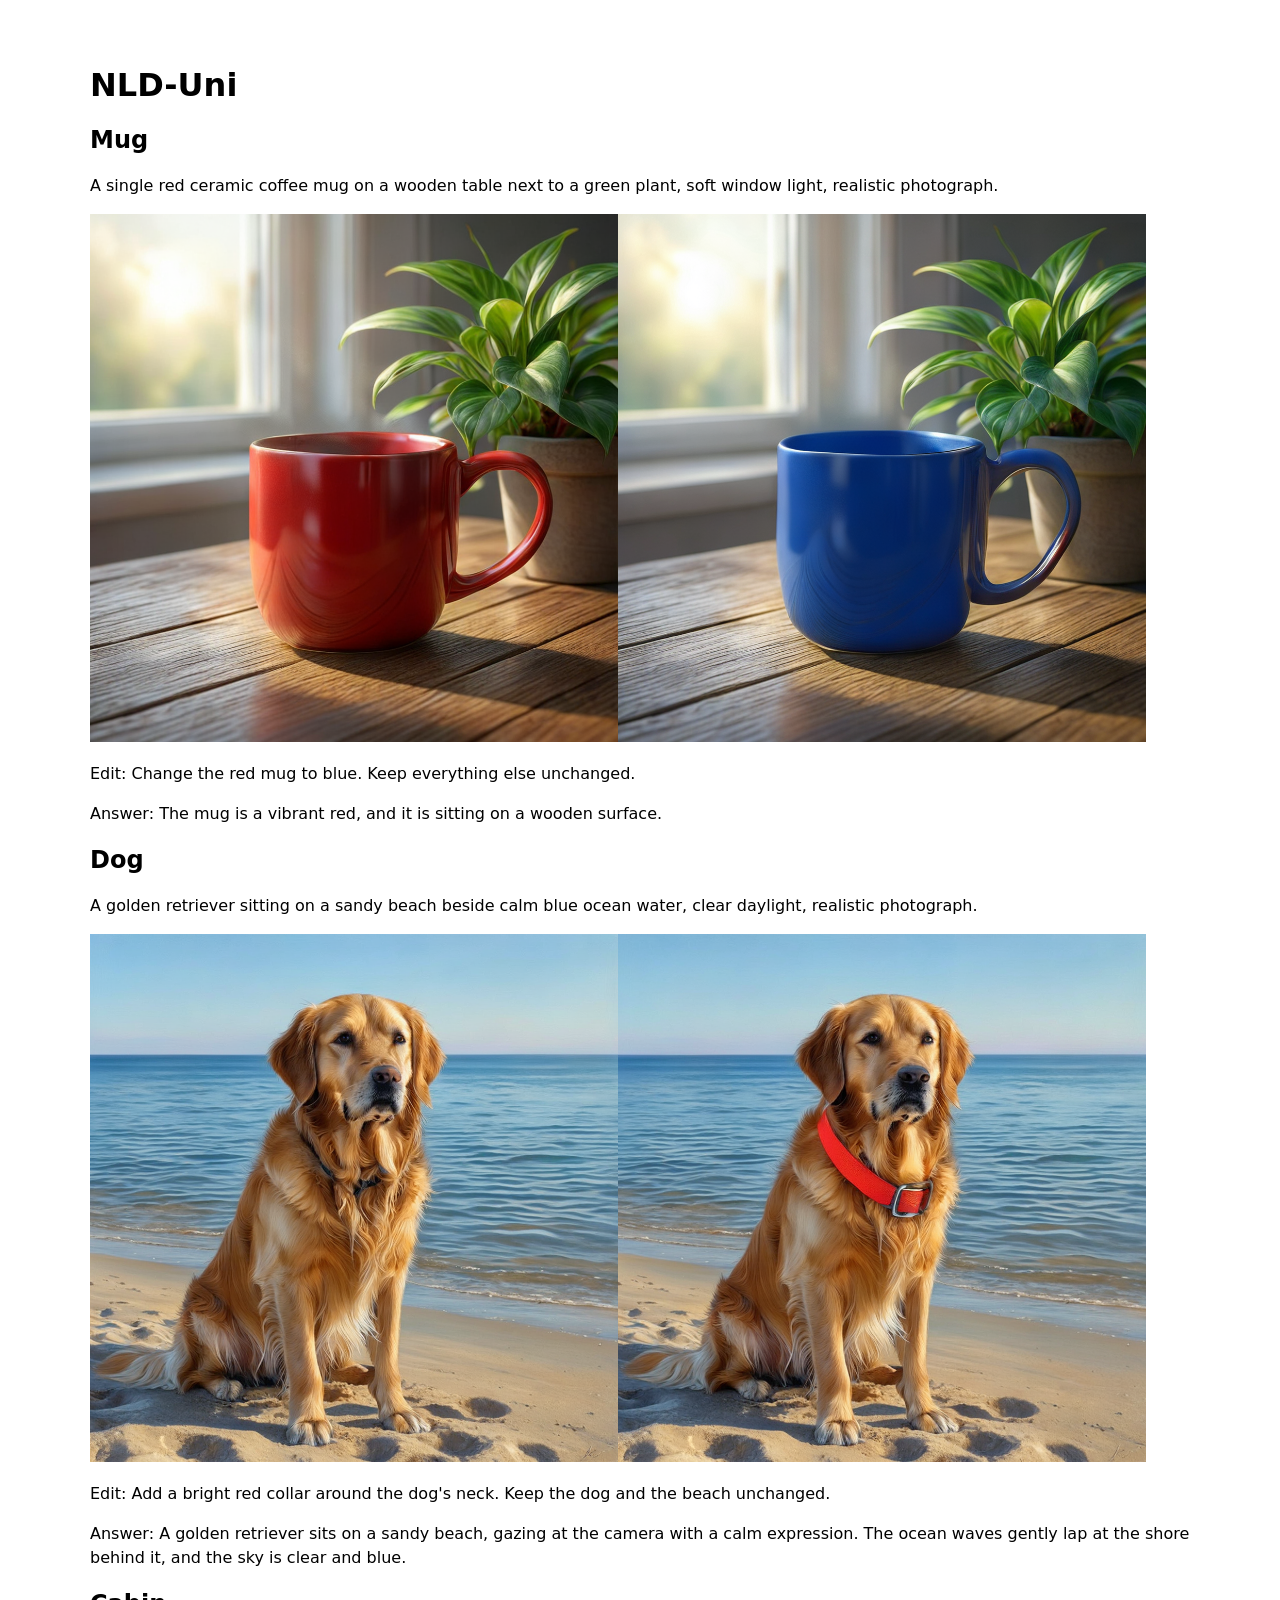
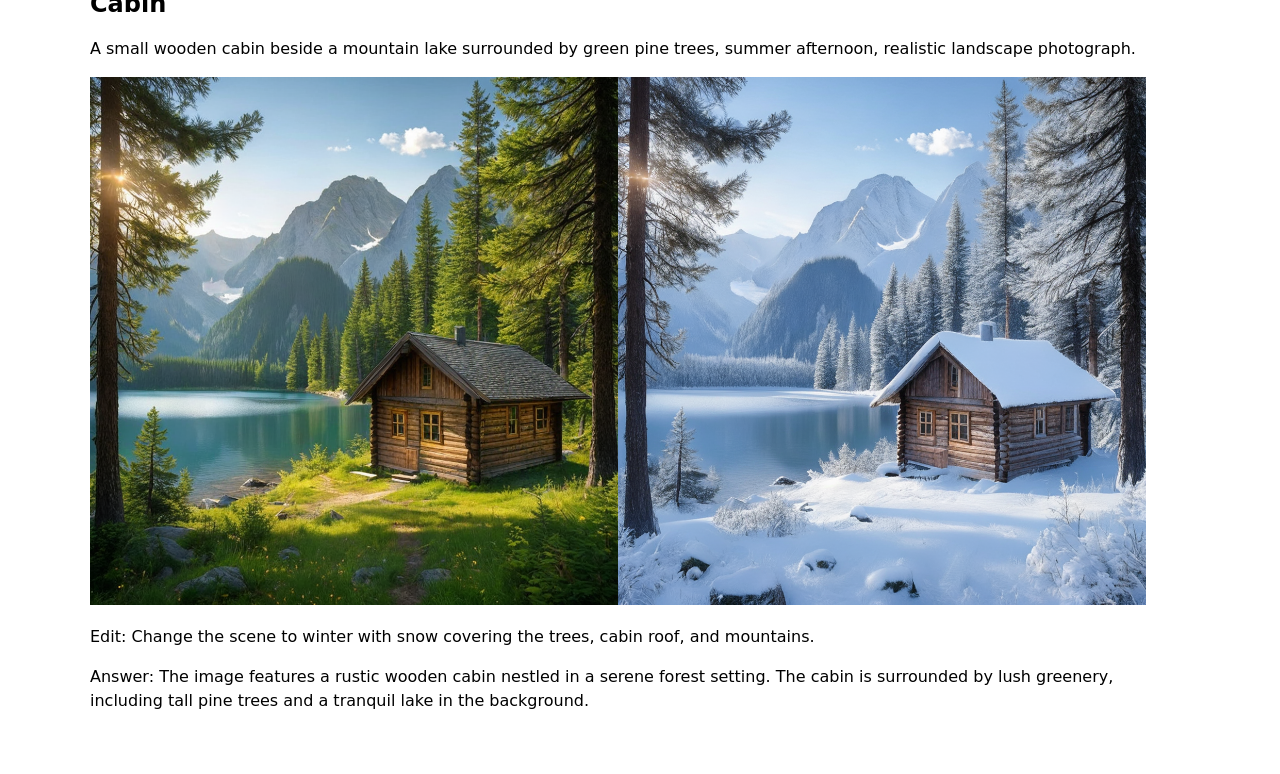
<file: examples/index.html>
<!doctype html><meta charset="utf-8"><title>NLD-Uni inference examples</title><style>body{font:16px system-ui;max-width:1100px;margin:30px auto;padding:15px}img{width:48%;height:auto}p{line-height:1.5}</style><h1>NLD-Uni</h1>
<h2>Mug</h2><p>A single red ceramic coffee mug on a wooden table next to a green plant, soft window light, realistic photograph.</p><img src="mug_t2i.png" alt="Generated mug"><img src="mug_edit.png" alt="Edited mug"><p>Edit: Change the red mug to blue. Keep everything else unchanged.</p><p>Answer: The mug is a vibrant red, and it is sitting on a wooden surface.</p>
<h2>Dog</h2><p>A golden retriever sitting on a sandy beach beside calm blue ocean water, clear daylight, realistic photograph.</p><img src="dog_t2i.png" alt="Generated dog"><img src="dog_edit.png" alt="Edited dog"><p>Edit: Add a bright red collar around the dog&#x27;s neck. Keep the dog and the beach unchanged.</p><p>Answer: A golden retriever sits on a sandy beach, gazing at the camera with a calm expression. The ocean waves gently lap at the shore behind it, and the sky is clear and blue.</p>
<h2>Cabin</h2><p>A small wooden cabin beside a mountain lake surrounded by green pine trees, summer afternoon, realistic landscape photograph.</p><img src="cabin_t2i.png" alt="Generated cabin"><img src="cabin_edit.png" alt="Edited cabin"><p>Edit: Change the scene to winter with snow covering the trees, cabin roof, and mountains.</p><p>Answer: The image features a rustic wooden cabin nestled in a serene forest setting. The cabin is surrounded by lush greenery, including tall pine trees and a tranquil lake in the background.</p>
</file>
